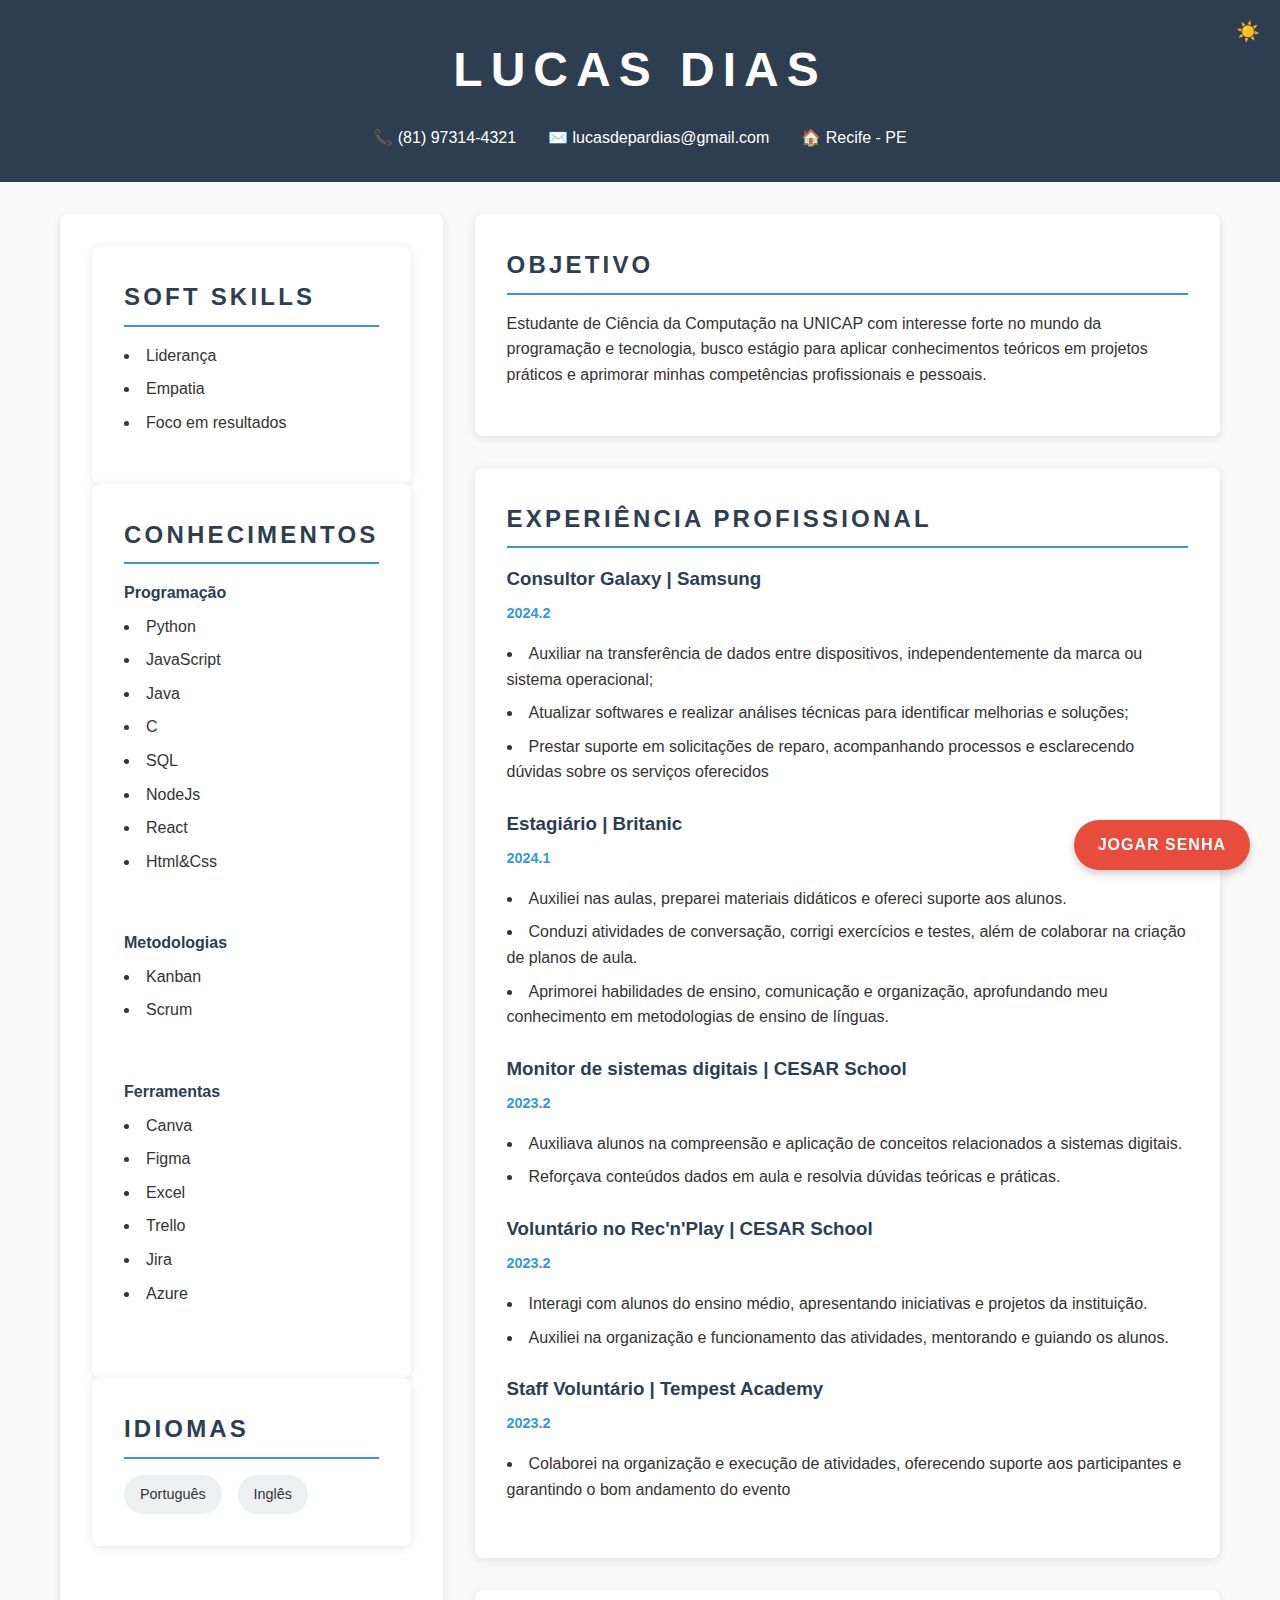
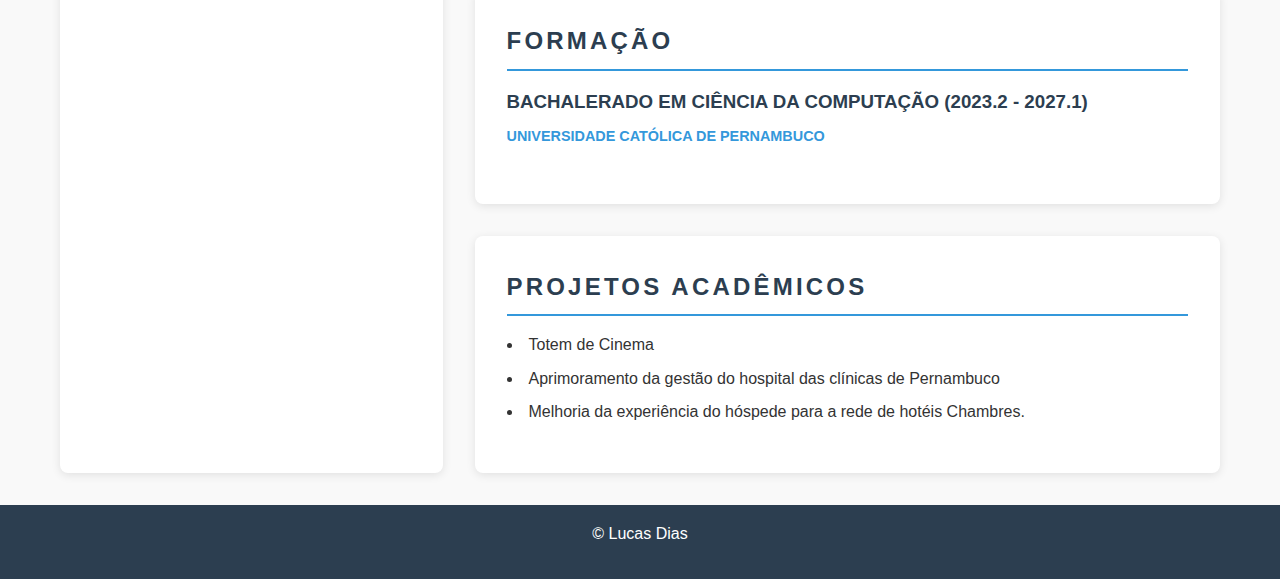
<file: index.html>
<!DOCTYPE html>
<html lang="pt-br">
<head>
    <meta charset="UTF-8">
    <meta name="viewport" content="width=device-width, initial-scale=1.0">
    <title>Lucas Dias - Portfólio</title>
    <link rel="stylesheet" href="styles.css">
</head>
<body>
    <header>
        <button class="dark-mode-toggle" id="darkModeToggle">☀️</button>
        <div class="header-content">
            <h1>LUCAS DIAS</h1>
            <div class="contact-info">
                <div class="contact-item">
                    📞 (81) 97314-4321
                </div>
                <div class="contact-item">
                    ✉️ lucasdepardias@gmail.com
                </div>
                <div class="contact-item">
                    🏠 Recife - PE
                </div>
            </div>
        </div>
    </header>

    <div class="container">
        <aside class="sidebar">
            <section id="skills">
                <h2>SOFT SKILLS</h2>
                <ul>
                    <li>Liderança</li>
                    <li>Empatia</li>
                    <li>Foco em resultados</li>
                </ul>
            </section>

            <section id="knowledge">
                <h2>CONHECIMENTOS</h2>
                <div class="skills-container">
                    <div class="skill-category">
                        <h4>Programação</h4>
                        <ul>
                            <li>Python</li>
                            <li>JavaScript</li>
                            <li>Java</li>
                            <li>C</li>
                            <li>SQL</li>
                            <li>NodeJs</li>
                            <li>React</li>
                            <li>Html&Css</li>
                        </ul>
                    </div>
                    <div class="skill-category">
                        <h4>Metodologias</h4>
                        <ul>
                            <li>Kanban</li>
                            <li>Scrum</li>
                        </ul>
                    </div>
                    <div class="skill-category">
                        <h4>Ferramentas</h4>
                        <ul>
                            <li>Canva</li>
                            <li>Figma</li>
                            <li>Excel</li>
                            <li>Trello</li>
                            <li>Jira</li>
                            <li>Azure</li>
                        </ul>
                    </div>
                </div>
            </section>

            <section id="languages">
                <h2>IDIOMAS</h2>
                <div class="languages">
                    <span class="language">Português</span>
                    <span class="language">Inglês</span>
                </div>
            </section>
        </aside>

        <main class="main-content">
            <section id="objective">
                <h2>OBJETIVO</h2>
                <p>
                    Estudante de Ciência da Computação na UNICAP com interesse forte
                    no mundo da programação e tecnologia, busco estágio para aplicar
                    conhecimentos teóricos em projetos práticos e aprimorar minhas
                    competências profissionais e pessoais.
                </p>
            </section>

            <section id="experience">
                <h2>EXPERIÊNCIA PROFISSIONAL</h2>
                
                <div class="experience-item">
                    <h3>Consultor Galaxy | Samsung</h3>
                    <p class="date">2024.2</p>
                    <ul>
                        <li>Auxiliar na transferência de dados entre dispositivos, independentemente da marca ou sistema operacional;</li>
                        <li>Atualizar softwares e realizar análises técnicas para identificar melhorias e soluções;</li>
                        <li>Prestar suporte em solicitações de reparo, acompanhando processos e esclarecendo dúvidas sobre os serviços oferecidos</li>
                    </ul>
                </div>
                
                <div class="experience-item">
                    <h3>Estagiário | Britanic</h3>
                    <p class="date">2024.1</p>
                    <ul>
                        <li>Auxiliei nas aulas, preparei materiais didáticos e ofereci suporte aos alunos.</li>
                        <li>Conduzi atividades de conversação, corrigi exercícios e testes, além de colaborar na criação de planos de aula.</li>
                        <li>Aprimorei habilidades de ensino, comunicação e organização, aprofundando meu conhecimento em metodologias de ensino de línguas.</li>
                    </ul>
                </div>
                
                <div class="experience-item">
                    <h3>Monitor de sistemas digitais | CESAR School</h3>
                    <p class="date">2023.2</p>
                    <ul>
                        <li>Auxiliava alunos na compreensão e aplicação de conceitos relacionados a sistemas digitais.</li>
                        <li>Reforçava conteúdos dados em aula e resolvia dúvidas teóricas e práticas.</li>
                    </ul>
                </div>
                
                <div class="experience-item">
                    <h3>Voluntário no Rec'n'Play | CESAR School</h3>
                    <p class="date">2023.2</p>
                    <ul>
                        <li>Interagi com alunos do ensino médio, apresentando iniciativas e projetos da instituição.</li>
                        <li>Auxiliei na organização e funcionamento das atividades, mentorando e guiando os alunos.</li>
                    </ul>
                </div>
                
                <div class="experience-item">
                    <h3>Staff Voluntário | Tempest Academy</h3>
                    <p class="date">2023.2</p>
                    <ul>
                        <li>Colaborei na organização e execução de atividades, oferecendo suporte aos participantes e garantindo o bom andamento do evento</li>
                    </ul>
                </div>
            </section>

            <section id="education">
                <h2>FORMAÇÃO</h2>
                <div class="education-item">
                    <h3>BACHALERADO EM CIÊNCIA DA COMPUTAÇÃO (2023.2 - 2027.1)</h3>
                    <p class="date">UNIVERSIDADE CATÓLICA DE PERNAMBUCO</p>
                </div>
            </section>

            <section id="projects">
                <h2>PROJETOS ACADÊMICOS</h2>
                <ul>
                    <li>Totem de Cinema</li>
                    <li>Aprimoramento da gestão do hospital das clínicas de Pernambuco</li>
                    <li>Melhoria da experiência do hóspede para a rede de hotéis Chambres.</li>
                </ul>
            </section>
        </main>
    </div>

    <div class="game-button-container">
        <a href="jogo-senha.html" class="game-button">Jogar Senha</a>
    </div>


    <footer>
        <p>&copy;  Lucas Dias </p>
    </footer>

    <script src="script.js"></script>
</body>
</html>
</file>
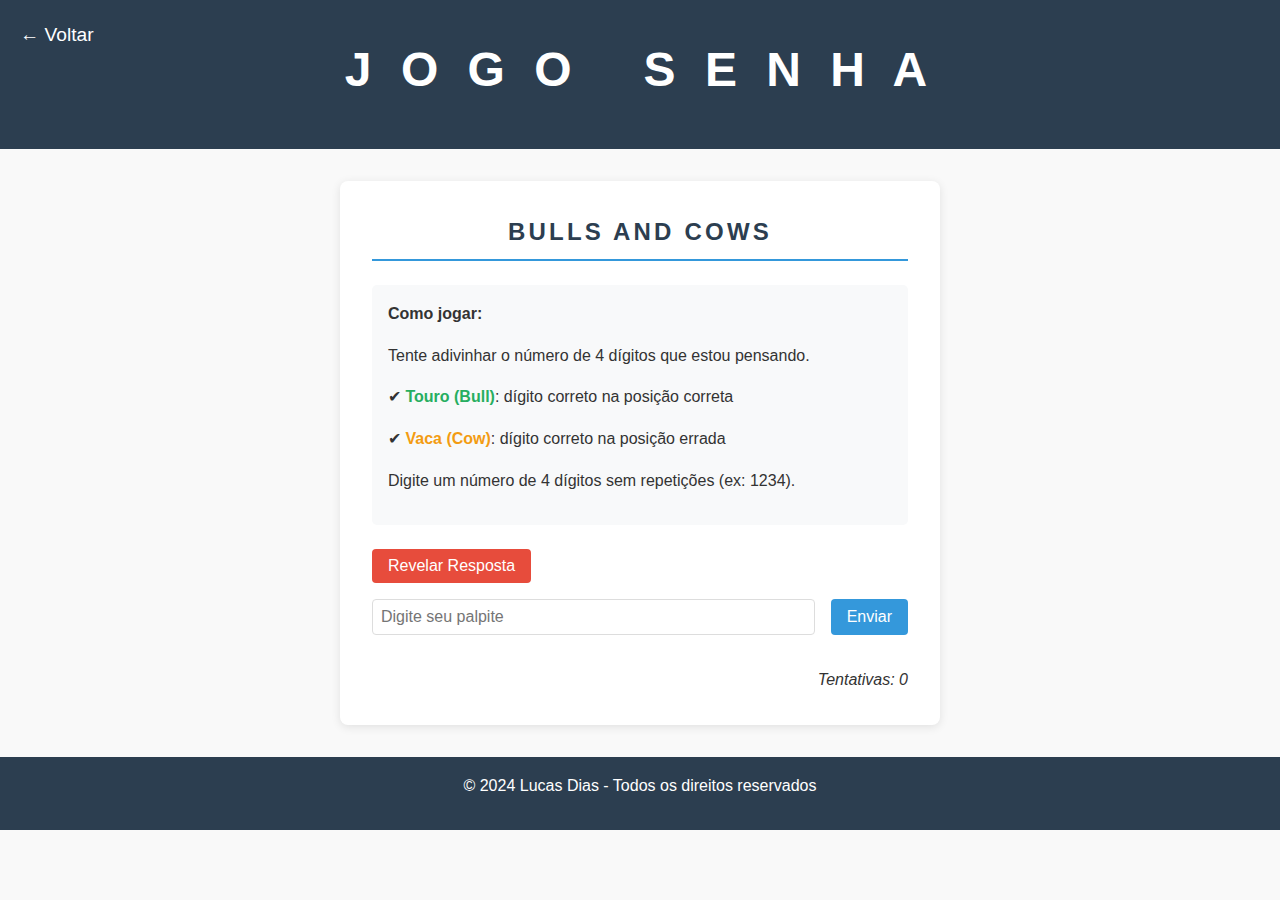
<file: jogo-senha.html>
<!DOCTYPE html>
<html lang="pt-br">
<head>
    <meta charset="UTF-8">
    <meta name="viewport" content="width=device-width, initial-scale=1.0">
    <title>Jogo Senha - Lucas Dias</title>
    <link rel="stylesheet" href="styles.css">
    <style>
        .game-container {
            max-width: 600px;
            margin: 2rem auto;
            padding: 2rem;
            background-color: white;
            border-radius: 8px;
            box-shadow: 0 2px 10px rgba(0, 0, 0, 0.1);
        }

        .game-title {
            color: #2c3e50;
            text-align: center;
            margin-bottom: 1.5rem;
        }

        .game-instructions {
            margin-bottom: 1.5rem;
            padding: 1rem;
            background-color: #f8f9fa;
            border-radius: 5px;
        }

        .guess-form {
            display: flex;
            gap: 1rem;
            margin-bottom: 2rem;
        }

        .guess-input {
            flex: 1;
            padding: 0.5rem;
            border: 1px solid #ddd;
            border-radius: 4px;
            font-size: 1rem;
        }

        .guess-button {
            padding: 0.5rem 1rem;
            background-color: #3498db;
            color: white;
            border: none;
            border-radius: 4px;
            cursor: pointer;
            font-size: 1rem;
        }

        .guess-button:hover {
            background-color: #2980b9;
        }

        .reveal-button {
            padding: 0.5rem 1rem;
            background-color: #e74c3c;
            color: white;
            border: none;
            border-radius: 4px;
            cursor: pointer;
            font-size: 1rem;
            margin-bottom: 1rem;
        }

        .reveal-button:hover {
            background-color: #c0392b;
        }

        .guesses-list {
            list-style: none;
        }

        .guess-item {
            padding: 0.75rem;
            margin-bottom: 0.5rem;
            border-radius: 4px;
            background-color: #f8f9fa;
            display: flex;
            justify-content: space-between;
        }

        .guess-number {
            font-weight: bold;
        }

        .guess-result {
            color: #2c3e50;
        }

        .bull {
            color: #27ae60;
            font-weight: bold;
        }

        .cow {
            color: #f39c12;
            font-weight: bold;
        }

        .attempts-count {
            margin-top: 1rem;
            font-style: italic;
            text-align: right;
        }
    </style>
</head>
<body>
    <header>
        <a href="index.html" class="back-button">← Voltar</a>
        <div class="header-content">
            <h1>J O G O &nbsp; S E N H A</h1>
        </div>
    </header>

    <div class="game-container">
        <h2 class="game-title">Bulls and Cows</h2>
        
        <div class="game-instructions">
            <p><strong>Como jogar:</strong></p>
            <p>Tente adivinhar o número de 4 dígitos que estou pensando.</p>
            <p>✔ <span class="bull">Touro (Bull)</span>: dígito correto na posição correta</p>
            <p>✔ <span class="cow">Vaca (Cow)</span>: dígito correto na posição errada</p>
            <p>Digite um número de 4 dígitos sem repetições (ex: 1234).</p>
        </div>

        <button class="reveal-button" id="revealButton">Revelar Resposta</button>

        <div class="guess-form">
            <input type="text" class="guess-input" id="guessInput" placeholder="Digite seu palpite" maxlength="4">
            <button class="guess-button" id="guessButton">Enviar</button>
        </div>

        <ul class="guesses-list" id="guessesList"></ul>
        <div class="attempts-count" id="attemptsCount">Tentativas: 0</div>
    </div>

    <footer>
        <p>&copy; 2024 Lucas Dias - Todos os direitos reservados</p>
    </footer>

    <script src="jogo-senha.js"></script>
</body>
</html>
</file>
<file: styles.css>
:root {
    --primary-color: #2c3e50;
    --secondary-color: #3498db;
    --accent-color: #e74c3c;
    --light-color: #ecf0f1;
    --dark-color: #2c3e50;
    --text-color: #333;
    --bg-color: #f9f9f9;
}

* {
    margin: 0;
    padding: 0;
    box-sizing: border-box;
    font-family: 'Segoe UI', Tahoma, Geneva, Verdana, sans-serif;
}

body {
    background-color: var(--bg-color);
    color: var(--text-color);
    line-height: 1.6;
}

header {
    background-color: var(--primary-color);
    color: white;
    padding: 2rem 0;
    text-align: center;
    position: relative;
}

.header-content {
    max-width: 1200px;
    margin: 0 auto;
    padding: 0 20px;
}

h1 {
    font-size: 3rem;
    letter-spacing: 0.5rem;
    margin-bottom: 0.5rem;
    text-transform: uppercase;
}

.contact-info {
    display: flex;
    justify-content: center;
    gap: 2rem;
    margin-top: 1rem;
    flex-wrap: wrap;
}

.contact-item {
    display: flex;
    align-items: center;
    gap: 0.5rem;
}

.container {
    max-width: 1200px;
    margin: 2rem auto;
    padding: 0 20px;
    display: grid;
    grid-template-columns: 1fr 2fr;
    gap: 2rem;
}

.sidebar {
    background-color: white;
    padding: 2rem;
    border-radius: 8px;
    box-shadow: 0 2px 10px rgba(0, 0, 0, 0.1);
}

.main-content {
    display: flex;
    flex-direction: column;
    gap: 2rem;
}

section {
    background-color: white;
    padding: 2rem;
    border-radius: 8px;
    box-shadow: 0 2px 10px rgba(0, 0, 0, 0.1);
}

h2 {
    color: var(--primary-color);
    margin-bottom: 1rem;
    text-transform: uppercase;
    letter-spacing: 0.2rem;
    font-size: 1.5rem;
    border-bottom: 2px solid var(--secondary-color);
    padding-bottom: 0.5rem;
}

h3 {
    color: var(--dark-color);
    margin: 1rem 0 0.5rem;
}

p {
    margin-bottom: 1rem;
}

ul {
    list-style-position: inside;
    margin-bottom: 1rem;
}

li {
    margin-bottom: 0.5rem;
}

.experience-item, .education-item {
    margin-bottom: 1.5rem;
}

.date {
    color: var(--secondary-color);
    font-weight: bold;
    font-size: 0.9rem;
}

.skills-container {
    display: grid;
    grid-template-columns: repeat(auto-fill, minmax(150px, 1fr));
    gap: 1rem;
}

.skill-category {
    margin-bottom: 1.5rem;
}

.skill-category h4 {
    margin-bottom: 0.5rem;
    color: var(--primary-color);
}

.languages {
    display: flex;
    gap: 1rem;
    flex-wrap: wrap;
}

.language {
    background-color: var(--light-color);
    padding: 0.5rem 1rem;
    border-radius: 20px;
    font-size: 0.9rem;
}

footer {
    background-color: var(--primary-color);
    color: white;
    text-align: center;
    padding: 1rem 0;
    margin-top: 2rem;
}

@media (max-width: 768px) {
    .container {
        grid-template-columns: 1fr;
    }

    h1 {
        font-size: 2rem;
        letter-spacing: 0.3rem;
    }
}

/* Dark mode styles */
body.dark-mode {
    --primary-color: #1a1a2e;
    --secondary-color: #4cc9f0;
    --accent-color: #f72585;
    --light-color: #16213e;
    --dark-color: #0f3460;
    --text-color: #e6e6e6;
    --bg-color: #121212;
}

body.dark-mode section,
body.dark-mode .sidebar {
    background-color: var(--dark-color);
    color: var(--text-color);
}

body.dark-mode h2,
body.dark-mode h3,
body.dark-mode h4 {
    color: var(--secondary-color);
}

body.dark-mode .language {
    background-color: var(--light-color);
    color: var(--text-color);
}

.dark-mode-toggle {
    position: absolute;
    top: 20px;
    right: 20px;
    background: none;
    border: none;
    color: white;
    cursor: pointer;
    font-size: 1.2rem;
    z-index: 100;
}

.back-button {
    position: absolute;
    top: 20px;
    left: 20px;
    color: white;
    text-decoration: none;
    font-size: 1.2rem;
    z-index: 100;
}

.back-button:hover {
    text-decoration: underline;
}

/* Estilos para o botão do jogo */
.game-button-container {
    position: fixed;
    bottom: 30px;
    right: 30px;
    z-index: 100;
}

.game-button {
    display: inline-block;
    padding: 12px 24px;
    background-color: #e74c3c;
    color: white;
    text-decoration: none;
    border-radius: 50px;
    font-weight: bold;
    box-shadow: 0 4px 8px rgba(0, 0, 0, 0.2);
    transition: all 0.3s ease;
    text-transform: uppercase;
    letter-spacing: 1px;
}

.game-button:hover {
    background-color: #c0392b;
    transform: translateY(-3px);
    box-shadow: 0 6px 12px rgba(0, 0, 0, 0.3);
}

.game-button:active {
    transform: translateY(1px);
}
</file>
